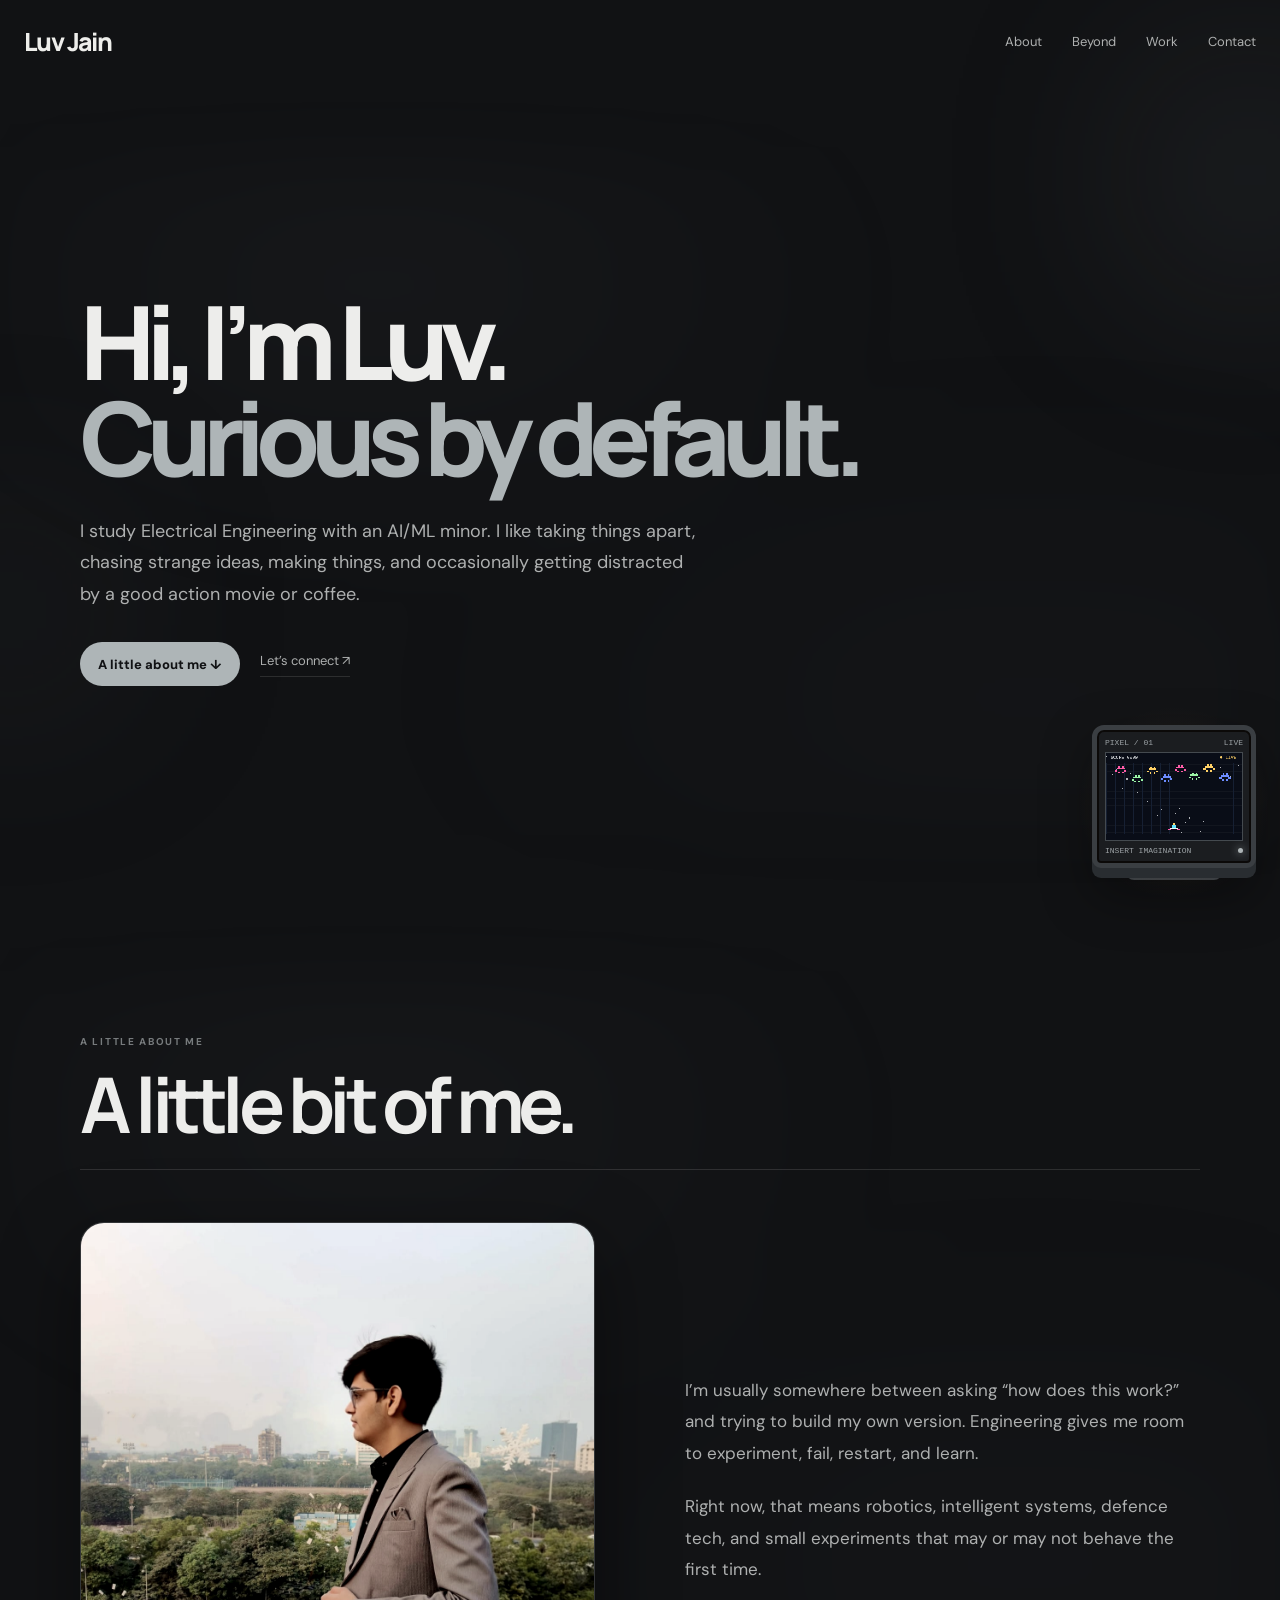
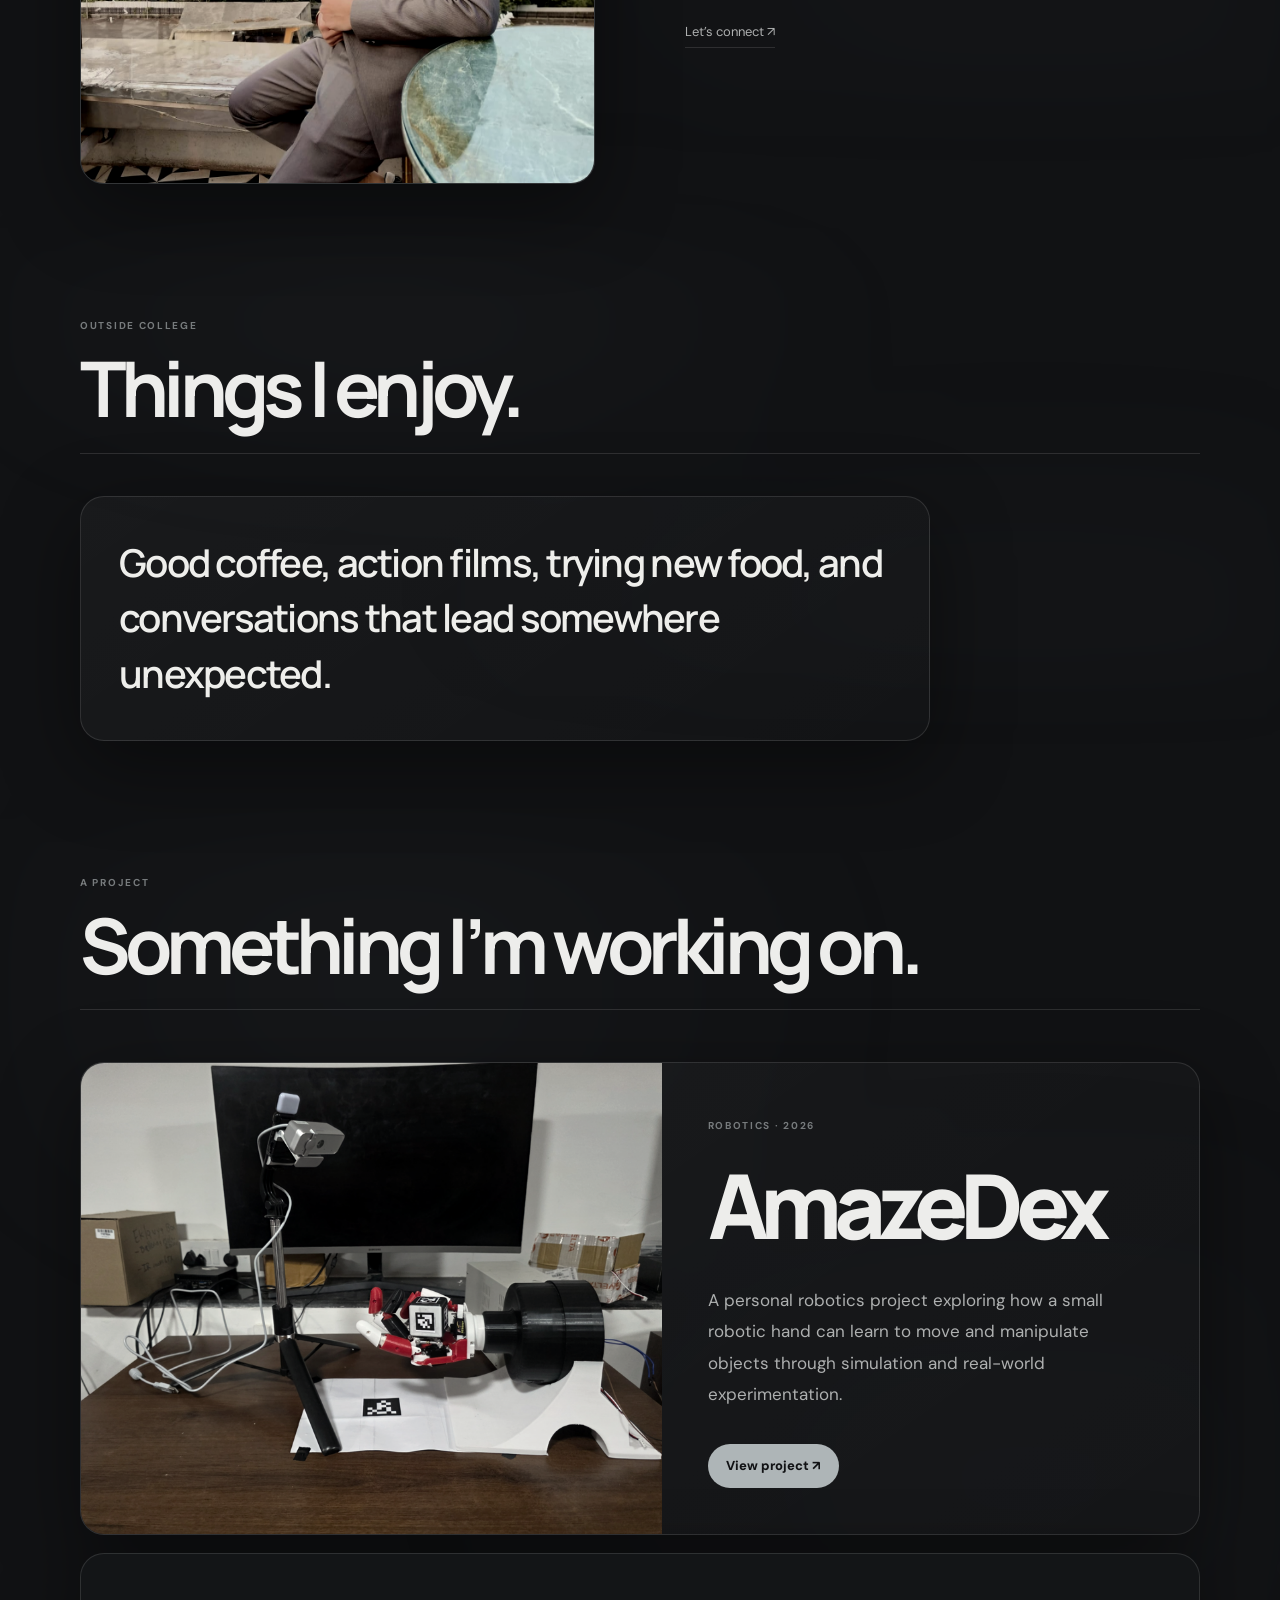
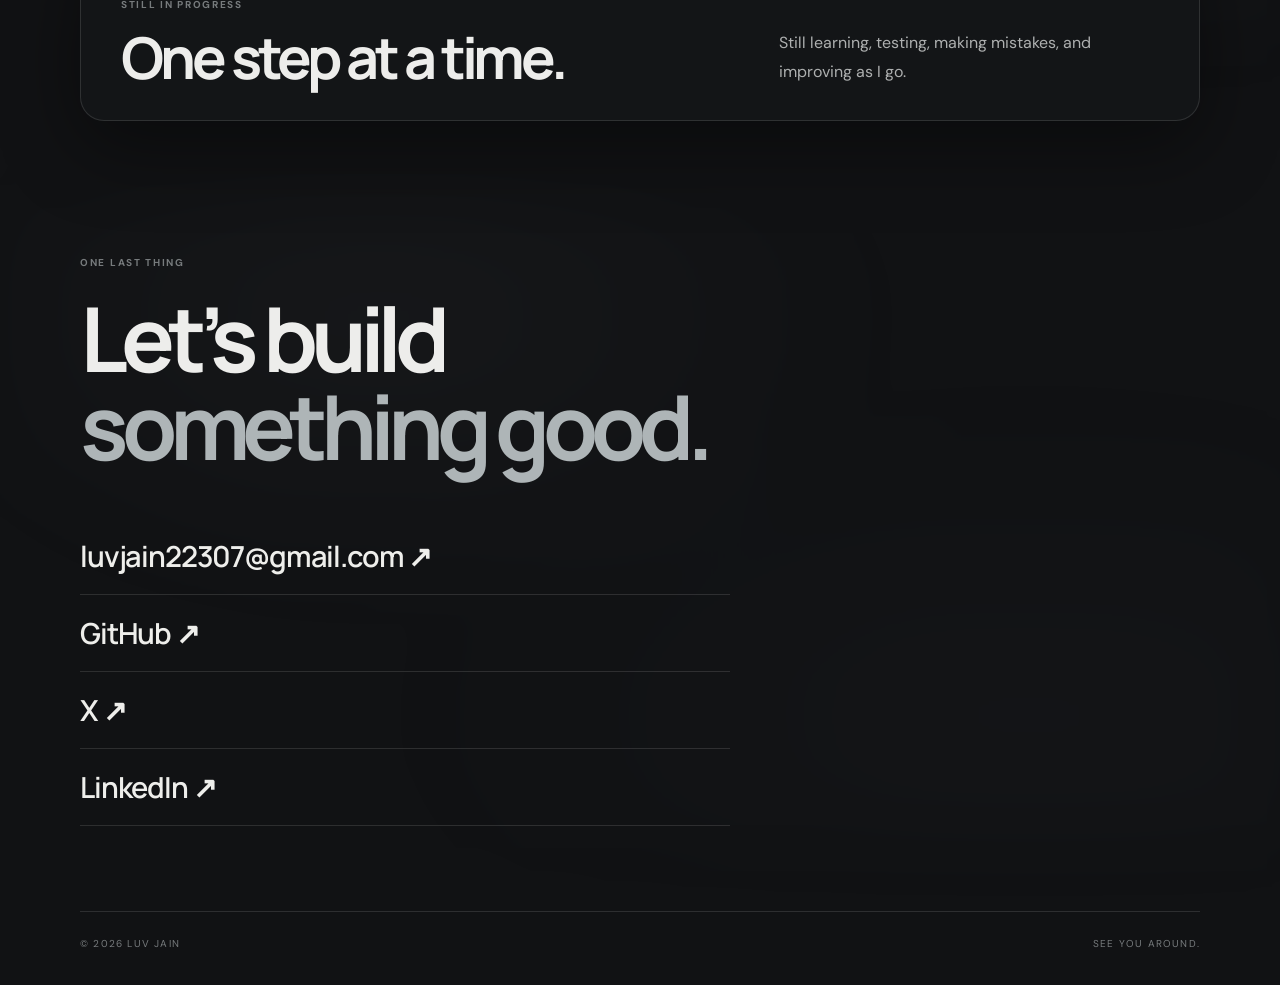
<file: index.html>
<!doctype html>
<html lang="en">
<head>
<meta charset="utf-8"><meta name="viewport" content="width=device-width,initial-scale=1">
<meta name="description" content="Luv Jain — Electrical Engineering student with an AI/ML minor, exploring technology, robotics and thoughtful ideas.">
<title>Luv Jain — Personal Website</title>
<link rel="preconnect" href="https://fonts.googleapis.com"><link rel="preconnect" href="https://fonts.gstatic.com" crossorigin>
<link href="https://fonts.googleapis.com/css2?family=DM+Sans:wght@400;500;600&family=Manrope:wght@500;600;700;800&display=swap" rel="stylesheet">
<link rel="stylesheet" href="styles.css">
</head>
<body>
<div class="ambient ambient-one"></div><div class="ambient ambient-two"></div>
<header class="site-nav"><a class="wordmark" href="#home">Luv Jain</a><nav id="site-menu" class="nav-links"><a href="#about">About</a><a href="#ideas">Beyond</a><a href="#work">Work</a><a href="#contact">Contact</a></nav><button class="menu-button" aria-expanded="false" aria-controls="site-menu" aria-label="Toggle menu">☰</button></header>

<aside class="crt-art" aria-label="A tiny animated retro arcade screen">
  <div class="crt-glow"></div>
  <div class="crt-monitor">
    <div class="crt-topline"><span>PIXEL / 01</span><span>LIVE</span></div>
    <canvas id="arcadeCanvas" width="240" height="154" aria-hidden="true"></canvas>
    <div class="crt-bottomline"><span>INSERT IMAGINATION</span><span class="crt-led"></span></div>
  </div>
  <div class="crt-foot"></div>
</aside>

<div class="arcade-modal" id="arcadeModal" hidden aria-hidden="true">
  <div class="arcade-window" role="dialog" aria-modal="true" aria-labelledby="arcadeTitle">
    <button class="arcade-close" id="arcadeClose" type="button" aria-label="Close arcade">×</button>
    <div class="arcade-window-head"><span id="arcadeTitle">LUV ARCADE // SURVIVE</span><span>MOVE · AIM · SURVIVE</span></div>
    <canvas id="arcadeModalCanvas" width="640" height="380" aria-label="Playable pixel arcade game"></canvas>
    <div class="arcade-window-foot"><span id="arcadeScore">SCORE 0000</span><span>MOVE · AIM · SHOOT · SURVIVE</span></div>
  </div>
</div>
<main>
<section id="home" class="hero shell"><div class="hero-copy reveal"><h1>Hi, I’m Luv.<br><span>Curious by default.</span></h1><p class="lead">I study Electrical Engineering with an AI/ML minor. I like taking things apart, chasing strange ideas, making things, and occasionally getting distracted by a good action movie or coffee.</p><div class="actions"><a class="button light" href="#about">A little about me ↓</a><a class="simple-link" href="#contact">Let’s connect ↗</a></div></div></section>
<section id="about" class="section shell reveal"><div class="section-heading"><p class="eyebrow">A LITTLE ABOUT ME</p><h2>A little bit of me.</h2></div><div class="about-grid"><div class="portrait-wrap"><img src="assets/portrait.jpg" alt="Luv Jain"></div><div class="copy"><p>I’m usually somewhere between asking “how does this work?” and trying to build my own version. Engineering gives me room to experiment, fail, restart, and learn.</p><p>Right now, that means robotics, intelligent systems, defence tech, and small experiments that may or may not behave the first time.</p><a class="simple-link" href="#contact">Let’s connect ↗</a></div></section>
<section id="ideas" class="section shell reveal"><div class="section-heading"><p class="eyebrow">OUTSIDE COLLEGE</p><h2>Things I enjoy.</h2></div><div class="ideas-panel"><p>Good coffee, action films, trying new food, and conversations that lead somewhere unexpected.</p></div></section><section id="work" class="section shell reveal"><div class="section-heading"><p class="eyebrow">A PROJECT</p><h2>Something I’m working on.</h2></div><article class="project"><div class="project-image"><img src="assets/amazedex-setup.png" alt="AmazeDex robotic hand setup"></div><div class="project-copy"><p class="eyebrow">ROBOTICS · 2026</p><h3>AmazeDex</h3><p>A personal robotics project exploring how a small robotic hand can learn to move and manipulate objects through simulation and real-world experimentation.</p><a class="button light" href="https://github.com/OMSONTAKKE003/AmazeDex" target="_blank" rel="noreferrer">View project ↗</a></div></article><div class="progress-card"><div><p class="eyebrow">STILL IN PROGRESS</p><h3>One step at a time.</h3></div><p>Still learning, testing, making mistakes, and improving as I go.</p></div></section>
<section id="contact" class="section shell reveal contact"><p class="eyebrow">ONE LAST THING</p><h2>Let’s build<br><span>something good.</span></h2><div class="contact-links"><a href="mailto:luvjain22307@gmail.com">luvjain22307@gmail.com ↗</a><a href="https://github.com/jainluv" target="_blank" rel="noreferrer">GitHub ↗</a><a href="https://x.com/LuvJain22" target="_blank" rel="noreferrer">X ↗</a><a href="https://www.linkedin.com/in/luv-jain-228b87369" target="_blank" rel="noreferrer">LinkedIn ↗</a></div></section>
</main><footer class="shell"><span>© 2026 LUV JAIN</span><span>SEE YOU AROUND.</span></footer><script src="script.js"></script>
</body></html>
</file>
<file: styles.css>
@import url('https://fonts.googleapis.com/css2?family=DM+Sans:wght@400;500;600&family=Manrope:wght@500;600;700;800&display=swap');

:root{--bg:#111214;--surface:#181a1d;--surface2:#202226;--surface3:#292c30;--text:#eeeeeb;--muted:#aeb0b0;--dim:#777b7d;--line:rgba(190,194,194,.16);--accent:#aeb5b7;--accent-soft:#858c90;--coffee:#35383b;--shadow:0 24px 80px rgba(0,0,0,.42)}
*{box-sizing:border-box}
html{scroll-behavior:smooth;scroll-padding-top:82px}
body{margin:0;overflow-x:hidden;min-width:0;background:radial-gradient(ellipse at 82% 0%,rgba(125,132,136,.09),transparent 34%),radial-gradient(ellipse at 12% 78%,rgba(74,79,83,.08),transparent 38%),linear-gradient(135deg,rgba(255,255,255,.018),transparent 35%,rgba(255,255,255,.012) 70%,transparent),var(--bg);color:var(--text);font-family:'DM Sans',sans-serif}
body:before{content:"";position:fixed;inset:0;pointer-events:none;opacity:.30;background-image:linear-gradient(115deg,transparent 0 47%,rgba(190,194,194,.025) 47.2%,transparent 47.5%),linear-gradient(25deg,transparent 0 62%,rgba(190,194,194,.018) 62.2%,transparent 62.5%),radial-gradient(rgba(238,238,235,.07) .5px,transparent .5px);background-size:100% 100%,100% 100%,6px 6px;mix-blend-mode:soft-light}
.shell{width:min(1120px,calc(100% - 48px));margin-inline:auto}.section,.hero{position:relative}.section:before,.hero:before{content:"";position:absolute;inset:8% -8%;pointer-events:none;z-index:0;background:radial-gradient(ellipse at 30% 20%,rgba(170,176,180,.035),transparent 42%),radial-gradient(ellipse at 80% 80%,rgba(92,98,102,.04),transparent 45%);filter:blur(35px)}.hero-copy,.section>*{position:relative;z-index:1}

.site-nav{width:min(1240px,calc(100% - 48px));height:82px;margin:auto;display:flex;align-items:center;justify-content:space-between;position:relative;z-index:20}
.wordmark{font:800 25px/1 'Manrope';letter-spacing:-.065em;color:var(--text);text-decoration:none}
.nav-links{display:flex;gap:30px;align-items:center}.nav-links a{font-size:13px;color:var(--muted);text-decoration:none;transition:color .2s}.nav-links a:hover{color:var(--accent)}
.menu-button{display:none;background:rgba(33,25,21,.8);border:1px solid var(--line);color:var(--text);border-radius:10px;padding:8px 11px;font-size:18px;cursor:pointer}
.hero{min-height:calc(100svh - 82px);display:grid;grid-template-columns:1fr;align-items:center;gap:35px;padding:70px 0 120px}.hero-copy{position:relative;z-index:2;max-width:900px}.eyebrow{font-size:10px;letter-spacing:.17em;color:var(--dim);font-weight:700}.hero h1{font:800 clamp(56px,8vw,112px)/.94 'Manrope';letter-spacing:-.09em;margin:25px 0 30px;max-width:850px}.hero h1 span,.contact h2 span{color:var(--accent)}
.lead{max-width:590px;color:var(--muted);font-size:18px;line-height:1.75}.actions{display:flex;gap:20px;align-items:center;flex-wrap:wrap;margin-top:32px}.button{display:inline-flex;align-items:center;justify-content:center;text-decoration:none;padding:13px 18px;min-height:44px;border-radius:999px;background:var(--accent);color:#111214!important;font-size:13px;font-weight:800;transition:transform .25s,background .25s}.button:hover{transform:translateY(-3px);background:#d6dadb}.simple-link{color:var(--muted);text-decoration:none;font-size:13px;border-bottom:1px solid var(--line);padding-bottom:7px;transition:color .2s}.simple-link:hover{color:var(--accent)}
.section{padding-top:125px}.section-heading{border-bottom:1px solid var(--line);padding-bottom:26px}.section-heading h2{font:700 clamp(42px,6vw,78px)/1 'Manrope';letter-spacing:-.075em;margin:18px 0 0}.about-grid{display:grid;grid-template-columns:1fr 1fr;gap:8%;align-items:center;margin-top:52px}.portrait-wrap{border-radius:24px;overflow:hidden;background:var(--surface);border:1px solid var(--line);box-shadow:var(--shadow)}.portrait-wrap img{display:block;width:100%;height:560px;object-fit:cover;filter:grayscale(.22) sepia(.12) contrast(1.05)}.copy{max-width:530px}.copy p,.project-copy>p:not(.eyebrow){font-size:17px;line-height:1.85;color:var(--muted)}.copy p+p{margin-top:22px}.copy .simple-link{display:inline-block;margin-top:20px}
.ideas-panel,.project,.progress-card{border:1px solid var(--line);background:linear-gradient(145deg,rgba(255,255,255,.035),rgba(255,255,255,.012));border-radius:24px;box-shadow:var(--shadow)}.ideas-panel{max-width:850px;margin-top:42px;padding:38px}.ideas-panel p{margin:0;font:600 clamp(24px,3vw,39px)/1.45 'Manrope';letter-spacing:-.045em;color:var(--text)}
.project{display:grid;grid-template-columns:1.08fr 1fr;margin-top:52px;overflow:hidden}.project-image{min-height:430px}.project-image img{width:100%;height:100%;object-fit:cover;display:block;filter:saturate(.65) sepia(.12) contrast(1.05)}.project-copy{padding:46px;display:flex;flex-direction:column;align-items:flex-start;justify-content:center}.project-copy h3{font:800 clamp(52px,7vw,92px)/1 'Manrope';letter-spacing:-.09em;margin:18px 0}.project-copy .button{margin-top:16px}.progress-card{margin-top:18px;padding:34px 40px;display:flex;justify-content:space-between;align-items:flex-end;gap:30px;background:rgba(20,22,24,.92)}.progress-card h3{font:700 clamp(32px,4.5vw,58px)/1 'Manrope';letter-spacing:-.07em;margin:18px 0 0}.progress-card>p{max-width:380px;margin:0;color:var(--muted);font-size:16px;line-height:1.8}
.contact{padding-bottom:85px}.contact h2{font:700 clamp(52px,7vw,100px)/.98 'Manrope';letter-spacing:-.08em;margin:25px 0 48px}.contact-links{display:flex;flex-direction:column;max-width:650px}.contact-links a{display:flex;justify-content:space-between;gap:20px;padding:18px 0;border-bottom:1px solid var(--line);font:600 clamp(18px,2.4vw,29px) 'Manrope';letter-spacing:-.04em;color:var(--text);text-decoration:none;transition:color .2s}.contact-links a:hover{color:var(--accent)}
footer{border-top:1px solid var(--line);padding:25px 0 35px;display:flex;justify-content:space-between;color:var(--dim);font-size:10px;letter-spacing:.12em}
.crt-art{position:fixed;right:24px;bottom:20px;width:164px;z-index:15;cursor:pointer;filter:drop-shadow(0 18px 25px rgba(0,0,0,.35));transition:transform .25s}.crt-art:hover{transform:translateY(-5px) rotate(-1deg)}.crt-glow{position:absolute;inset:-20px;background:radial-gradient(circle,rgba(181,126,83,.13),transparent 68%);pointer-events:none}.crt-monitor{position:relative;background:#1b1d20;border:5px solid #3a3e42;border-radius:12px 12px 9px 9px;padding:8px;box-shadow:inset 0 0 0 2px #0b0908,0 10px 0 #292d31}.crt-topline,.crt-bottomline{display:flex;justify-content:space-between;align-items:center;color:#9ca2a5;font:8px monospace;margin-bottom:5px}.crt-bottomline{margin:5px 0 0}.crt-monitor canvas{display:block;width:100%;height:auto;aspect-ratio:240/154;background:#080d10;border:1px solid #444a4f;image-rendering:pixelated}.crt-led{width:5px;height:5px;border-radius:50%;background:#aeb5b7;box-shadow:0 0 8px #aeb5b7}.crt-foot{height:12px;width:58%;margin:auto;background:#3a3e42;border-radius:0 0 8px 8px}
.arcade-modal{position:fixed;inset:0;z-index:100;background:rgba(7,5,4,.86);backdrop-filter:blur(12px);display:grid;place-items:center;padding:20px}.arcade-modal[hidden]{display:none}.arcade-window{position:relative;width:min(760px,100%);max-height:calc(100svh - 40px);overflow:auto;background:#17191c;border:1px solid #4b5156;border-radius:18px;padding:14px;box-shadow:0 30px 120px rgba(0,0,0,.65)}.arcade-close{position:absolute;right:12px;top:8px;border:0;background:transparent;color:#e8e9e7;font-size:26px;cursor:pointer;z-index:2}.arcade-window-head,.arcade-window-foot{display:flex;justify-content:space-between;gap:12px;flex-wrap:wrap;color:#a5aaad;font:10px monospace;padding:7px 2px}.arcade-window canvas{display:block;width:100%;height:auto;max-height:62vh;aspect-ratio:640/380;background:#080b11;border:1px solid #444a4f;image-rendering:pixelated;touch-action:none}
.ambient{position:fixed;pointer-events:none;filter:blur(100px);opacity:.13}.ambient-one{width:260px;height:260px;background:#626a70;top:5%;right:-100px}.ambient-two{width:220px;height:220px;background:#41474c;bottom:20%;left:-100px}.reveal{opacity:1;transform:none}img,canvas,svg{max-width:100%}.button,.simple-link,.contact-links a,.menu-button{touch-action:manipulation}
@media(max-width:900px){.hero{min-height:auto;padding:55px 0 85px}.hero-copy{margin-top:-20px}.hero h1{font-size:clamp(56px,12vw,92px)}.about-grid{grid-template-columns:1fr;gap:35px}.portrait-wrap img{height:min(560px,105vw)}.copy{max-width:none}.project{grid-template-columns:1fr}.project-image{min-height:300px;max-height:430px}.project-copy{padding:34px}.progress-card{align-items:flex-start;flex-direction:column;gap:15px}.crt-art{right:14px;bottom:14px;width:132px}.section{padding-top:95px}}
@media(max-width:600px){.shell{width:calc(100% - 32px)}.site-nav{width:calc(100% - 32px);height:72px}.wordmark{font-size:23px}.menu-button{display:block}.nav-links{display:none;position:absolute;top:65px;right:0;left:0;background:#1b1d20;border:1px solid var(--line);border-radius:14px;padding:14px;flex-direction:column;align-items:stretch;gap:0;box-shadow:var(--shadow)}.nav-links.open{display:flex}.nav-links a{padding:13px 10px;font-size:14px}.hero{padding-top:25px;gap:10px}.hero h1{font-size:clamp(43px,13.5vw,74px);line-height:.98;letter-spacing:-.075em;margin:20px 0 24px;overflow-wrap:normal}.lead{font-size:16px;line-height:1.75;max-width:100%;overflow-wrap:anywhere}.eyebrow{font-size:9px;letter-spacing:.13em}.hero h1,.section-heading h2,.contact h2{word-break:normal;overflow-wrap:break-word}.actions{gap:15px;margin-top:27px}.actions .button{width:100%}.section{padding-top:80px}.section-heading{padding-bottom:20px}.section-heading h2{font-size:clamp(37px,10.5vw,58px);line-height:1.02}.about-grid{margin-top:32px}.portrait-wrap{border-radius:18px}.portrait-wrap img{height:112vw;max-height:480px}.copy p,.project-copy>p:not(.eyebrow){font-size:16px;line-height:1.8}.ideas-panel{padding:26px;border-radius:18px}.ideas-panel p{font-size:25px;line-height:1.38}.project{border-radius:18px;margin-top:32px}.project-image{min-height:230px}.project-copy{padding:28px}.project-copy h3{font-size:clamp(52px,16vw,70px);overflow-wrap:anywhere}.progress-card{padding:28px;border-radius:18px}.progress-card h3{font-size:clamp(31px,8vw,48px)}.contact h2{font-size:clamp(46px,12.5vw,72px);margin-bottom:35px}.contact-links a{font-size:clamp(17px,5.2vw,22px);padding:15px 0;overflow-wrap:anywhere}.crt-art{width:108px;right:10px;bottom:10px}.crt-monitor{border-width:4px;padding:5px}.crt-topline,.crt-bottomline{font-size:6px}.arcade-modal{padding:10px}.arcade-window{padding:9px;border-radius:12px;max-height:calc(100svh - 20px)}.arcade-window-head,.arcade-window-foot{font-size:8px}.arcade-window canvas{max-height:none}.arcade-close{font-size:24px}footer{font-size:8px;gap:15px;flex-wrap:wrap}}
@media(prefers-reduced-motion:reduce){*,*:before,*:after{animation-duration:.01ms!important;transition-duration:.01ms!important;scroll-behavior:auto!important}}

/* Final responsive cleanup */
html,body{width:100%;max-width:100%;overflow-x:hidden}
body{background:#111214;color:#ededeb}
.shell{width:min(1120px,calc(100% - 40px))}
.hero{padding-block:clamp(48px,8vw,92px) clamp(78px,10vw,120px)}
.hero h1{max-width:100%;text-wrap:balance}
.lead{max-width:620px}
.section-heading h2,.contact h2{max-width:100%;text-wrap:balance}
.project-copy p{max-width:100%}
.contact-links a{min-width:0}

@media(max-width:600px){
  .shell,.site-nav{width:calc(100% - 28px)}
  .site-nav{height:68px}
  .hero{padding:30px 0 72px;gap:0}
  .hero-copy{margin-top:0}
  .hero h1{font-size:clamp(40px,12.8vw,66px);line-height:1.02;letter-spacing:-.065em;margin:18px 0 22px}
  .lead{font-size:15px;line-height:1.65}
  .actions{align-items:stretch;gap:14px}
  .actions .button{width:auto;max-width:100%;padding:12px 15px;font-size:12px}
  .actions .simple-link{align-self:center}
  .section{padding-top:72px}
  .section-heading h2{font-size:clamp(34px,9.5vw,52px);letter-spacing:-.06em}
  .about-grid{gap:26px;margin-top:28px}
  .portrait-wrap img{height:auto;aspect-ratio:4/5;max-height:none}
  .copy p,.project-copy>p:not(.eyebrow){font-size:15px;line-height:1.7}
  .ideas-panel{padding:22px}
  .ideas-panel p{font-size:23px;line-height:1.35}
  .project{margin-top:28px}
  .project-image{min-height:0;max-height:none;aspect-ratio:4/3}
  .project-copy{padding:24px}
  .project-copy h3{font-size:clamp(46px,15vw,64px);line-height:1}
  .progress-card{padding:24px;gap:18px}
  .progress-card h3{font-size:clamp(29px,8vw,44px)}
  .contact h2{font-size:clamp(43px,11.5vw,64px);line-height:1.02;margin:20px 0 30px}
  .contact-links a{font-size:clamp(15px,4.8vw,20px);line-height:1.35;padding:15px 0;overflow-wrap:anywhere}
  .crt-art{width:94px;right:8px;bottom:8px}
  .arcade-modal{padding:8px}
  .arcade-window{width:100%;padding:8px;max-height:calc(100svh - 16px)}
  .arcade-window-head,.arcade-window-foot{font-size:7px;gap:6px}
  .arcade-window canvas{width:100%;height:auto;max-height:calc(100svh - 130px)}
  footer{padding:22px 0 28px;font-size:8px;line-height:1.5}
}
@media(max-width:360px){
  .shell,.site-nav{width:calc(100% - 22px)}
  .hero h1{font-size:39px}
  .actions .button{width:100%}
  .actions .simple-link{font-size:12px}
  .ideas-panel p{font-size:21px}
  .project-copy{padding:20px}
  .crt-art{width:84px}
}
</file>
